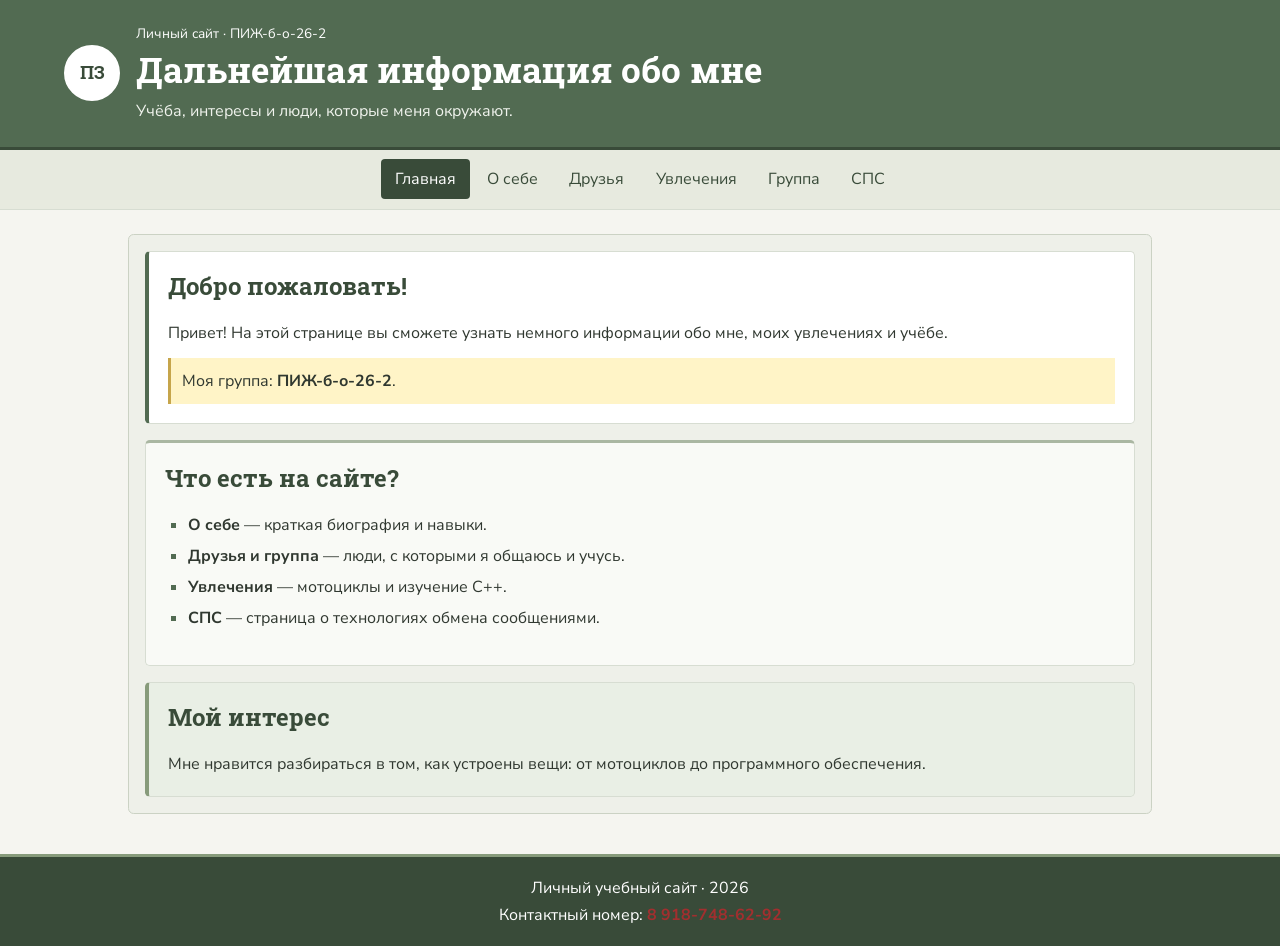
<file: Lab 3/index.html>
<!DOCTYPE html>
<html lang="ru">
<head>
  <meta charset="UTF-8">
  <meta name="viewport" content="width=device-width, initial-scale=1.0">
  <meta name="description" content="Главная страница личного сайта Павла Захарова.">
  <title>Главная | Личный сайт</title>
  <link rel="preconnect" href="https://fonts.googleapis.com">
  <link rel="preconnect" href="https://fonts.gstatic.com" crossorigin>
  <link href="https://fonts.googleapis.com/css2?family=Nunito+Sans:wght@400;600;700&family=Roboto+Slab:wght@500;600;700&display=swap" rel="stylesheet">
  <link rel="stylesheet" href="style.css">
</head>
<body>
  <header class="site-header">
    <div id="logo" aria-label="Личный сайт">ПЗ</div>
    <div class="header-copy">
      <p class="eyebrow">Личный сайт · ПИЖ-б-о-26-2</p>
      <h1>Дальнейшая информация обо мне</h1>
      <p class="header-description">Учёба, интересы и люди, которые меня окружают.</p>
    </div>
  </header>
  <nav class="site-nav" aria-label="Основная навигация">
    <a class="current" aria-current="page" href="index.html">Главная</a>
    <a href="about.html">О себе</a>
    <a href="friends.html">Друзья</a>
    <a href="yvlechenie.html">Увлечения</a>
    <a href="gruppa.html">Группа</a>
    <a href="sps.html">СПС</a>
  </nav>
  <main>
    <section>
      <h2>Добро пожаловать!</h2>
      <p>Привет! На этой странице вы сможете узнать немного информации обо мне, моих увлечениях и учёбе.</p>
      <p class="highlight">Моя группа: <strong>ПИЖ-б-о-26-2</strong>.</p>
    </section>
    <article>
      <h2>Что есть на сайте?</h2>
      <ul>
        <li><strong>О себе</strong> — краткая биография и навыки.</li>
        <li><strong>Друзья и группа</strong> — люди, с которыми я общаюсь и учусь.</li>
        <li><strong>Увлечения</strong> — мотоциклы и изучение C++.</li>
        <li><strong>СПС</strong> — страница о технологиях обмена сообщениями.</li>
      </ul>
    </article>
    <aside>
      <h2>Мой интерес</h2>
      <p>Мне нравится разбираться в том, как устроены вещи: от мотоциклов до программного обеспечения.</p>
    </aside>
  </main>
  <footer class="site-footer">
    <p>Личный учебный сайт · 2026</p>
    <p>Контактный номер: <span class="important">8 918-748-62-92</span></p>
  </footer>
</body>
</html>
</file>
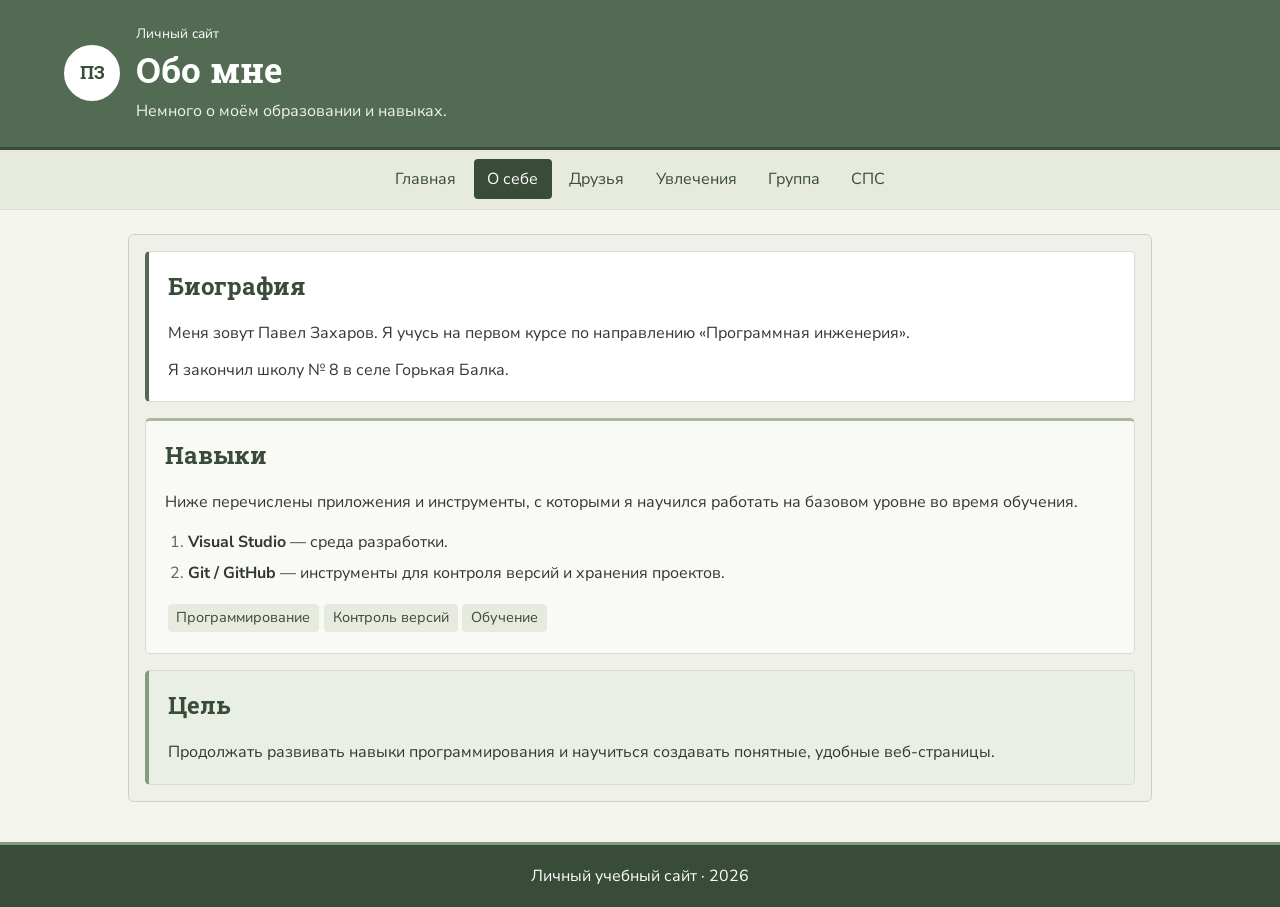
<file: Lab 3/about.html>
<!DOCTYPE html>
<html lang="ru">
<head>
  <meta charset="UTF-8">
  <meta name="viewport" content="width=device-width, initial-scale=1.0">
  <meta name="description" content="Краткая биография и навыки.">
  <title>О себе | Личный сайт</title>
  <link rel="preconnect" href="https://fonts.googleapis.com">
  <link rel="preconnect" href="https://fonts.gstatic.com" crossorigin>
  <link href="https://fonts.googleapis.com/css2?family=Nunito+Sans:wght@400;600;700&family=Roboto+Slab:wght@500;600;700&display=swap" rel="stylesheet">
  <link rel="stylesheet" href="style.css">
</head>
<body>
  <header class="site-header">
    <div id="logo" aria-label="Личный сайт">ПЗ</div>
    <div class="header-copy">
      <p class="eyebrow">Личный сайт</p>
      <h1>Обо мне</h1>
      <p class="header-description">Немного о моём образовании и навыках.</p>
    </div>
  </header>
  <nav class="site-nav" aria-label="Основная навигация">
    <a href="index.html">Главная</a>
    <a class="current" aria-current="page" href="about.html">О себе</a>
    <a href="friends.html">Друзья</a>
    <a href="yvlechenie.html">Увлечения</a>
    <a href="gruppa.html">Группа</a>
    <a href="sps.html">СПС</a>
  </nav>
  <main>
    <section>
      <h2>Биография</h2>
      <p>Меня зовут Павел Захаров. Я учусь на первом курсе по направлению «Программная инженерия».</p>
      <p>Я закончил школу № 8 в селе Горькая Балка.</p>
    </section>
    <article>
      <h2>Навыки</h2>
      <p>Ниже перечислены приложения и инструменты, с которыми я научился работать на базовом уровне во время обучения.</p>
      <ol>
        <li><strong>Visual Studio</strong> — среда разработки.</li>
        <li><strong>Git / GitHub</strong> — инструменты для контроля версий и хранения проектов.</li>
      </ol>
      <p><span class="tag">Программирование</span><span class="tag">Контроль версий</span><span class="tag">Обучение</span></p>
    </article>
    <aside>
      <h2>Цель</h2>
      <p>Продолжать развивать навыки программирования и научиться создавать понятные, удобные веб-страницы.</p>
    </aside>
  </main>
  <footer class="site-footer"><p>Личный учебный сайт · 2026</p></footer>
</body>
</html>
</file>
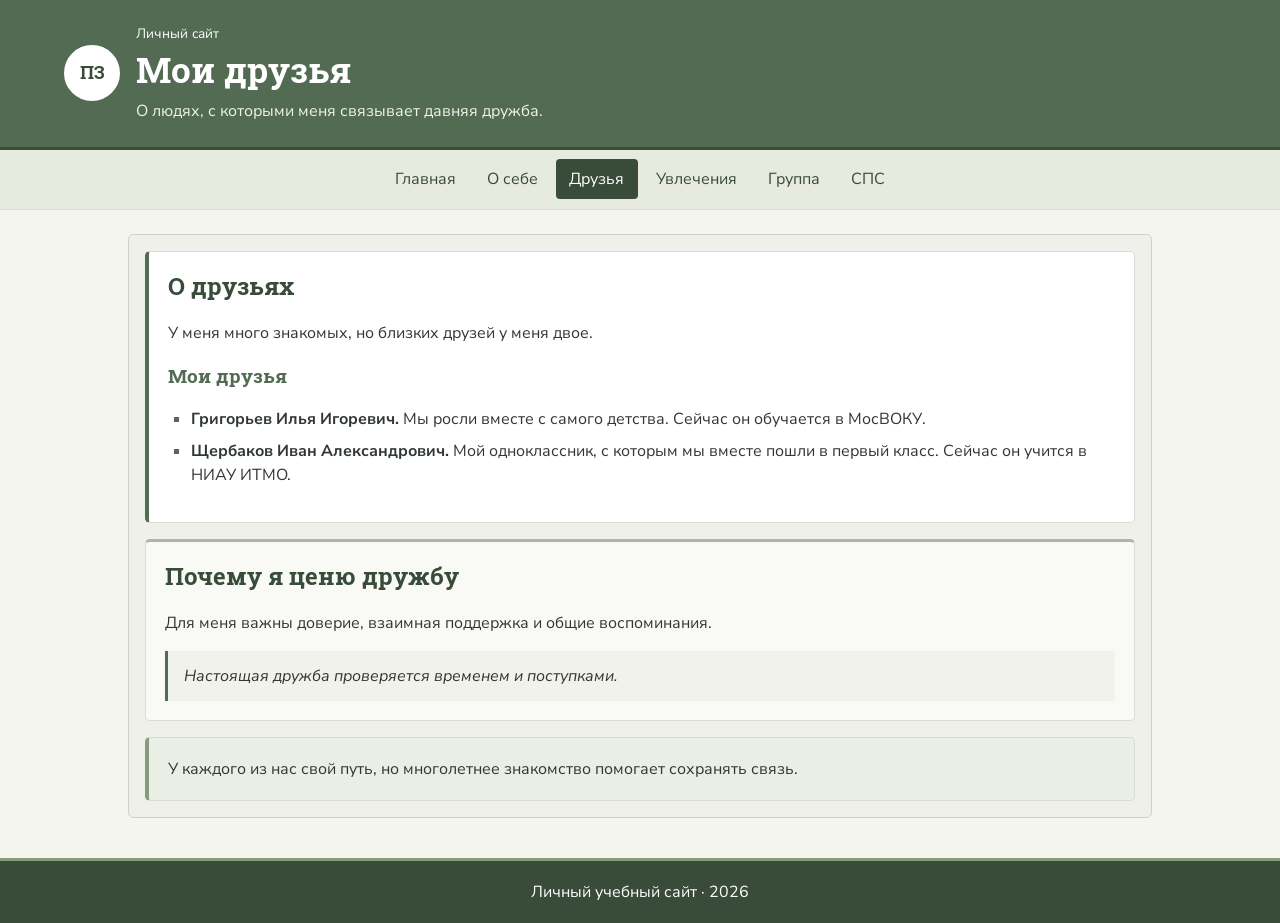
<file: Lab 3/friends.html>
<!DOCTYPE html>
<html lang="ru">
<head>
  <meta charset="UTF-8">
  <meta name="viewport" content="width=device-width, initial-scale=1.0">
  <meta name="description" content="Информация о друзьях.">
  <title>Друзья | Личный сайт</title>
  <link rel="preconnect" href="https://fonts.googleapis.com">
  <link rel="preconnect" href="https://fonts.gstatic.com" crossorigin>
  <link href="https://fonts.googleapis.com/css2?family=Nunito+Sans:wght@400;600;700&family=Roboto+Slab:wght@500;600;700&display=swap" rel="stylesheet">
  <link rel="stylesheet" href="style.css">
</head>
<body>
  <header class="site-header">
    <div id="logo" aria-label="Личный сайт">ПЗ</div>
    <div class="header-copy">
      <p class="eyebrow">Личный сайт</p>
      <h1>Мои друзья</h1>
      <p class="header-description">О людях, с которыми меня связывает давняя дружба.</p>
    </div>
  </header>
  <nav class="site-nav" aria-label="Основная навигация">
    <a href="index.html">Главная</a>
    <a href="about.html">О себе</a>
    <a class="current" aria-current="page" href="friends.html">Друзья</a>
    <a href="yvlechenie.html">Увлечения</a>
    <a href="gruppa.html">Группа</a>
    <a href="sps.html">СПС</a>
  </nav>
  <main>
    <section>
      <h2>О друзьях</h2>
      <p>У меня много знакомых, но близких друзей у меня двое.</p>
      <h3>Мои друзья</h3>
      <ul>
        <li><strong>Григорьев Илья Игоревич.</strong> Мы росли вместе с самого детства. Сейчас он обучается в МосВОКУ.</li>
        <li><strong>Щербаков Иван Александрович.</strong> Мой одноклассник, с которым мы вместе пошли в первый класс. Сейчас он учится в НИАУ ИТМО.</li>
      </ul>
    </section>
    <article>
      <h2>Почему я ценю дружбу</h2>
      <p>Для меня важны доверие, взаимная поддержка и общие воспоминания.</p>
      <blockquote>Настоящая дружба проверяется временем и поступками.</blockquote>
    </article>
    <aside>
      <p>У каждого из нас свой путь, но многолетнее знакомство помогает сохранять связь.</p>
    </aside>
  </main>
  <footer class="site-footer"><p>Личный учебный сайт · 2026</p></footer>
</body>
</html>
</file>
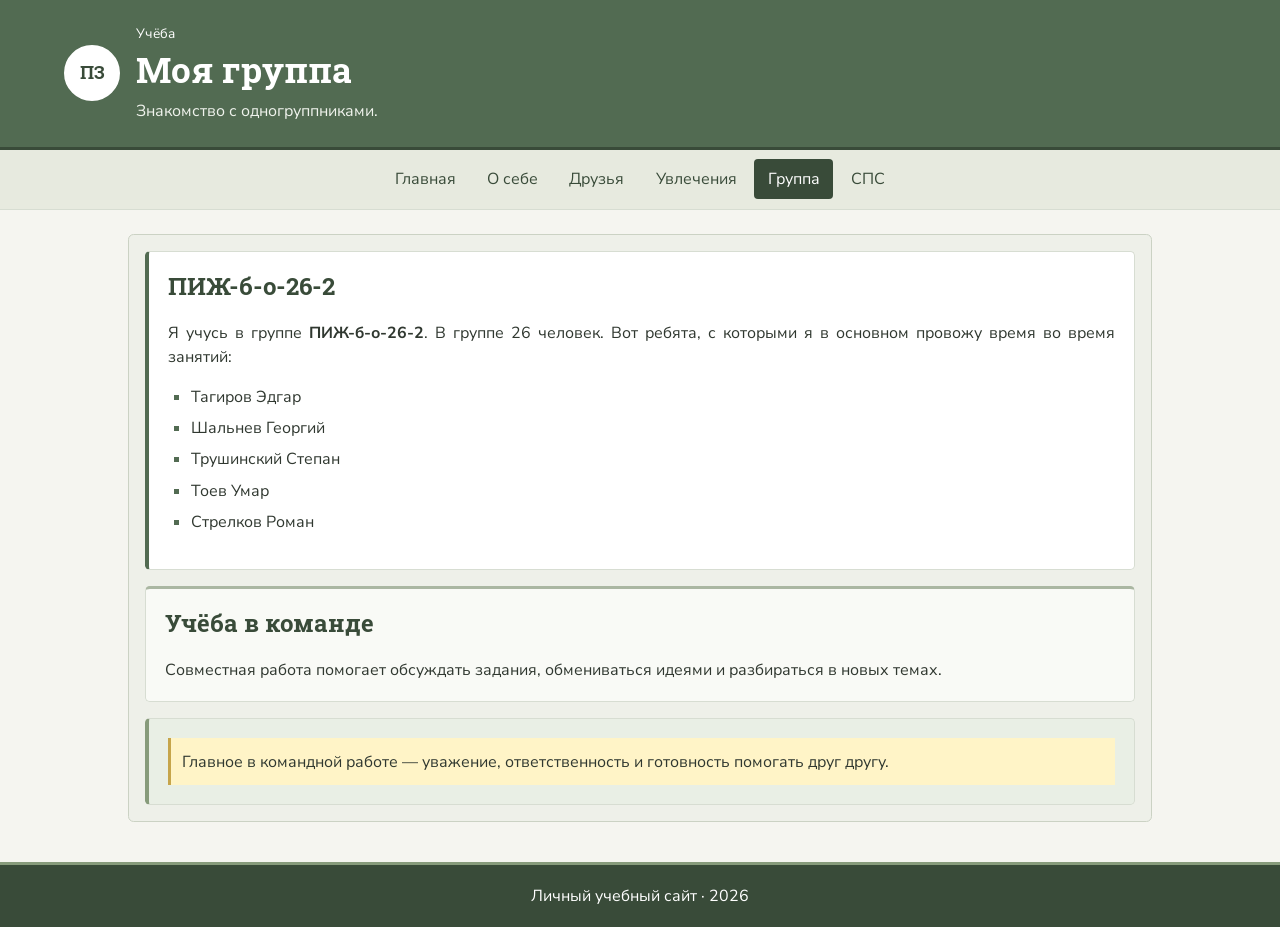
<file: Lab 3/gruppa.html>
<!DOCTYPE html>
<html lang="ru">
<head>
  <meta charset="UTF-8">
  <meta name="viewport" content="width=device-width, initial-scale=1.0">
  <meta name="description" content="Информация об учебной группе.">
  <title>Группа | Личный сайт</title>
  <link rel="preconnect" href="https://fonts.googleapis.com">
  <link rel="preconnect" href="https://fonts.gstatic.com" crossorigin>
  <link href="https://fonts.googleapis.com/css2?family=Nunito+Sans:wght@400;600;700&family=Roboto+Slab:wght@500;600;700&display=swap" rel="stylesheet">
  <link rel="stylesheet" href="style.css">
</head>
<body>
  <header class="site-header">
    <div id="logo" aria-label="Личный сайт">ПЗ</div>
    <div class="header-copy">
      <p class="eyebrow">Учёба</p>
      <h1>Моя группа</h1>
      <p class="header-description">Знакомство с одногруппниками.</p>
    </div>
  </header>
  <nav class="site-nav" aria-label="Основная навигация">
    <a href="index.html">Главная</a>
    <a href="about.html">О себе</a>
    <a href="friends.html">Друзья</a>
    <a href="yvlechenie.html">Увлечения</a>
    <a class="current" aria-current="page" href="gruppa.html">Группа</a>
    <a href="sps.html">СПС</a>
  </nav>
  <main>
    <section>
      <h2>ПИЖ-б-о-26-2</h2>
      <p>Я учусь в группе <strong>ПИЖ-б-о-26-2</strong>. В группе 26 человек. Вот ребята, с которыми я в основном провожу время во время занятий:</p>
      <ul>
        <li>Тагиров Эдгар</li>
        <li>Шальнев Георгий</li>
        <li>Трушинский Степан</li>
        <li>Тоев Умар</li>
        <li>Стрелков Роман</li>
      </ul>
    </section>
    <article>
      <h2>Учёба в команде</h2>
      <p>Совместная работа помогает обсуждать задания, обмениваться идеями и разбираться в новых темах.</p>
    </article>
    <aside>
      <p class="highlight">Главное в командной работе — уважение, ответственность и готовность помогать друг другу.</p>
    </aside>
  </main>
  <footer class="site-footer"><p>Личный учебный сайт · 2026</p></footer>
</body>
</html>
</file>
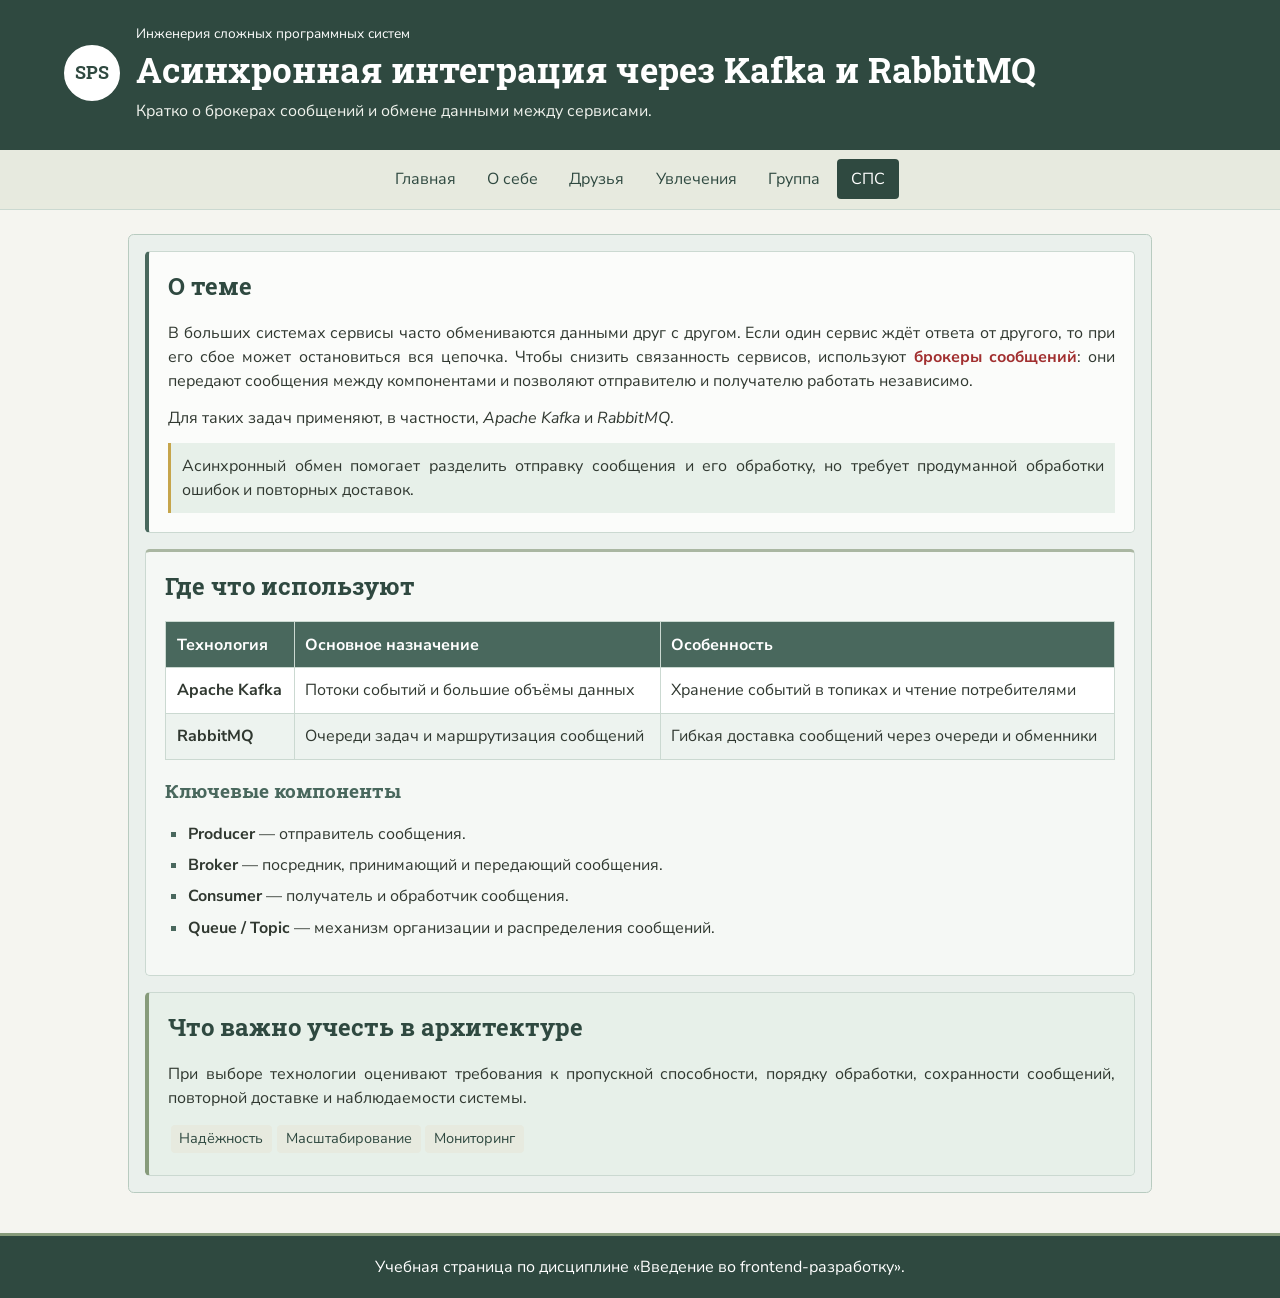
<file: Lab 3/sps.html>
<!DOCTYPE html>
<html lang="ru" class="sps-page">
<head>
  <meta charset="UTF-8">
  <meta name="viewport" content="width=device-width, initial-scale=1.0">
  <meta name="description" content="Технологическая заметка об интеграции через Kafka и RabbitMQ.">
  <title>СПС: Kafka и RabbitMQ</title>
  <link rel="preconnect" href="https://fonts.googleapis.com">
  <link rel="preconnect" href="https://fonts.gstatic.com" crossorigin>
  <link href="https://fonts.googleapis.com/css2?family=Nunito+Sans:wght@400;600;700&family=Roboto+Slab:wght@500;600;700&display=swap" rel="stylesheet">
  <link rel="stylesheet" href="style.css">
</head>
<body class="sps-page">
  <header class="site-header">
    <div id="logo" aria-label="Технологический раздел">SPS</div>
    <div class="header-copy">
      <p class="eyebrow">Инженерия сложных программных систем</p>
      <h1>Асинхронная интеграция через Kafka и RabbitMQ</h1>
      <p class="header-description">Кратко о брокерах сообщений и обмене данными между сервисами.</p>
    </div>
  </header>
  <nav class="site-nav" aria-label="Основная навигация">
    <a href="index.html">Главная</a>
    <a href="about.html">О себе</a>
    <a href="friends.html">Друзья</a>
    <a href="yvlechenie.html">Увлечения</a>
    <a href="gruppa.html">Группа</a>
    <a class="current" aria-current="page" href="sps.html">СПС</a>
  </nav>
  <main>
    <section>
      <h2>О теме</h2>
      <p>В больших системах сервисы часто обмениваются данными друг с другом. Если один сервис ждёт ответа от другого, то при его сбое может остановиться вся цепочка. Чтобы снизить связанность сервисов, используют <strong class="important">брокеры сообщений</strong>: они передают сообщения между компонентами и позволяют отправителю и получателю работать независимо.</p>
      <p>Для таких задач применяют, в частности, <em>Apache Kafka</em> и <em>RabbitMQ</em>.</p>
      <p class="highlight">Асинхронный обмен помогает разделить отправку сообщения и его обработку, но требует продуманной обработки ошибок и повторных доставок.</p>
    </section>
    <article>
      <h2>Где что используют</h2>
      <table>
        <thead><tr><th>Технология</th><th>Основное назначение</th><th>Особенность</th></tr></thead>
        <tbody>
          <tr><td><strong>Apache Kafka</strong></td><td>Потоки событий и большие объёмы данных</td><td>Хранение событий в топиках и чтение потребителями</td></tr>
          <tr><td><strong>RabbitMQ</strong></td><td>Очереди задач и маршрутизация сообщений</td><td>Гибкая доставка сообщений через очереди и обменники</td></tr>
        </tbody>
      </table>
      <h3>Ключевые компоненты</h3>
      <ul>
        <li><strong>Producer</strong> — отправитель сообщения.</li>
        <li><strong>Broker</strong> — посредник, принимающий и передающий сообщения.</li>
        <li><strong>Consumer</strong> — получатель и обработчик сообщения.</li>
        <li><strong>Queue / Topic</strong> — механизм организации и распределения сообщений.</li>
      </ul>
    </article>
    <aside>
      <h2>Что важно учесть в архитектуре</h2>
      <p>При выборе технологии оценивают требования к пропускной способности, порядку обработки, сохранности сообщений, повторной доставке и наблюдаемости системы.</p>
      <p><span class="tag">Надёжность</span><span class="tag">Масштабирование</span><span class="tag">Мониторинг</span></p>
    </aside>
  </main>
  <footer class="site-footer"><p>Учебная страница по дисциплине «Введение во frontend-разработку».</p></footer>
</body>
</html>
</file>
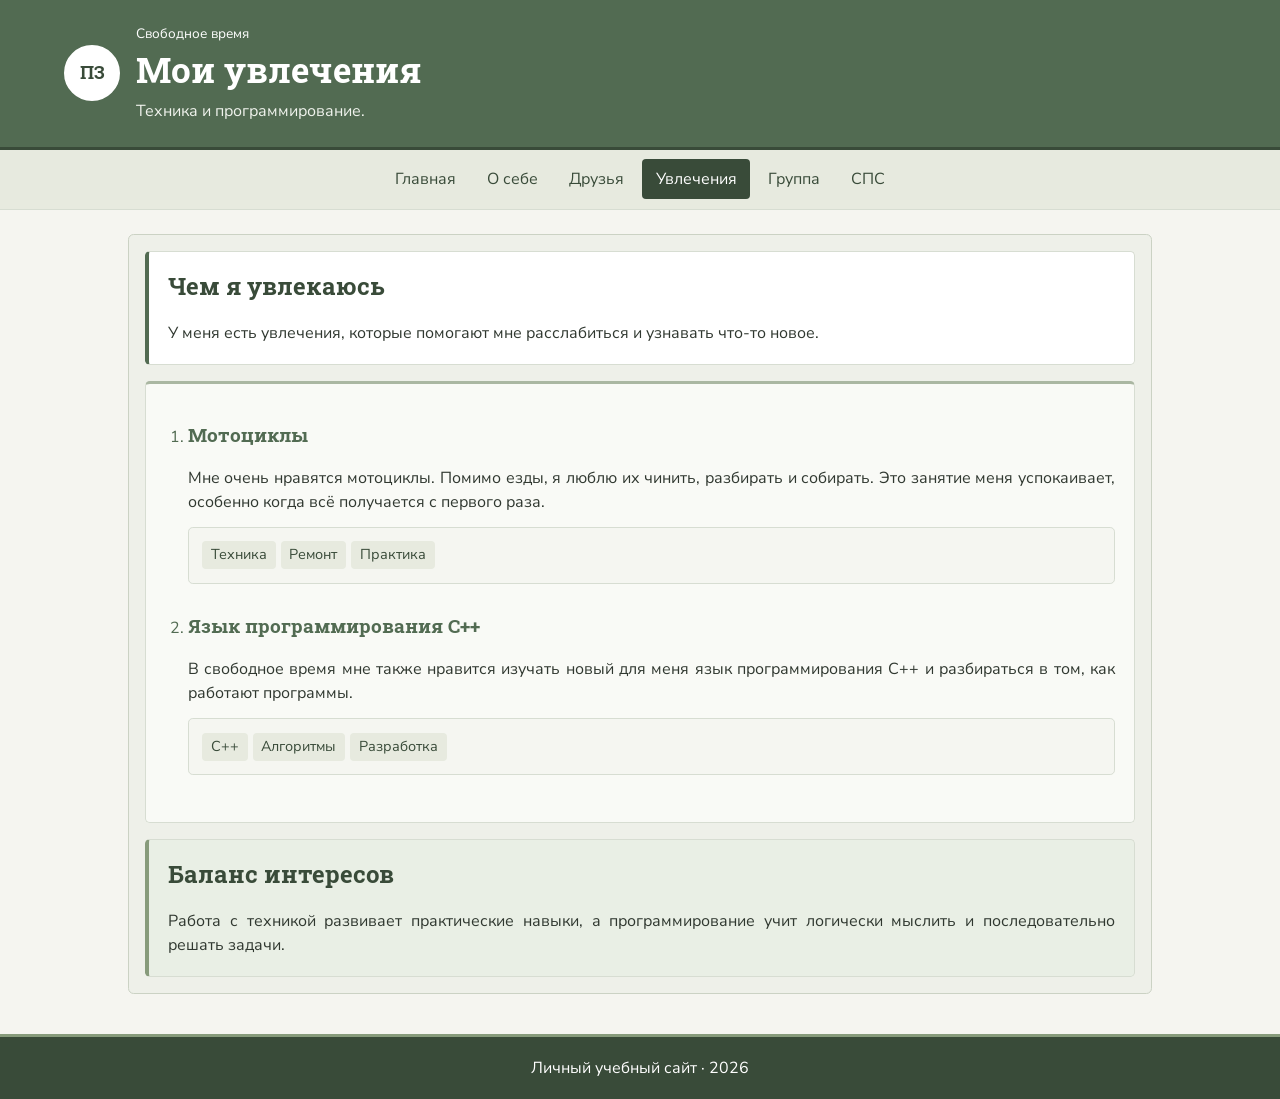
<file: Lab 3/yvlechenie.html>
<!DOCTYPE html>
<html lang="ru">
<head>
  <meta charset="UTF-8">
  <meta name="viewport" content="width=device-width, initial-scale=1.0">
  <meta name="description" content="Мои увлечения: мотоциклы и C++.">
  <title>Увлечения | Личный сайт</title>
  <link rel="preconnect" href="https://fonts.googleapis.com">
  <link rel="preconnect" href="https://fonts.gstatic.com" crossorigin>
  <link href="https://fonts.googleapis.com/css2?family=Nunito+Sans:wght@400;600;700&family=Roboto+Slab:wght@500;600;700&display=swap" rel="stylesheet">
  <link rel="stylesheet" href="style.css">
</head>
<body>
  <header class="site-header">
    <div id="logo" aria-label="Личный сайт">ПЗ</div>
    <div class="header-copy">
      <p class="eyebrow">Свободное время</p>
      <h1>Мои увлечения</h1>
      <p class="header-description">Техника и программирование.</p>
    </div>
  </header>
  <nav class="site-nav" aria-label="Основная навигация">
    <a href="index.html">Главная</a>
    <a href="about.html">О себе</a>
    <a href="friends.html">Друзья</a>
    <a class="current" aria-current="page" href="yvlechenie.html">Увлечения</a>
    <a href="gruppa.html">Группа</a>
    <a href="sps.html">СПС</a>
  </nav>
  <main>
    <section>
      <h2>Чем я увлекаюсь</h2>
      <p>У меня есть увлечения, которые помогают мне расслабиться и узнавать что-то новое.</p>
    </section>
    <article>
      <ol class="hobby-list">
        <li>
          <h3>Мотоциклы</h3>
          <p>Мне очень нравятся мотоциклы. Помимо езды, я люблю их чинить, разбирать и собирать. Это занятие меня успокаивает, особенно когда всё получается с первого раза.</p>
          <div class="info-card"><span class="tag">Техника</span><span class="tag">Ремонт</span><span class="tag">Практика</span></div>
        </li>
        <li>
          <h3>Язык программирования C++</h3>
          <p>В свободное время мне также нравится изучать новый для меня язык программирования C++ и разбираться в том, как работают программы.</p>
          <div class="info-card"><span class="tag">C++</span><span class="tag">Алгоритмы</span><span class="tag">Разработка</span></div>
        </li>
      </ol>
    </article>
    <aside>
      <h2>Баланс интересов</h2>
      <p>Работа с техникой развивает практические навыки, а программирование учит логически мыслить и последовательно решать задачи.</p>
    </aside>
  </main>
  <footer class="site-footer"><p>Личный учебный сайт · 2026</p></footer>
</body>
</html>
</file>
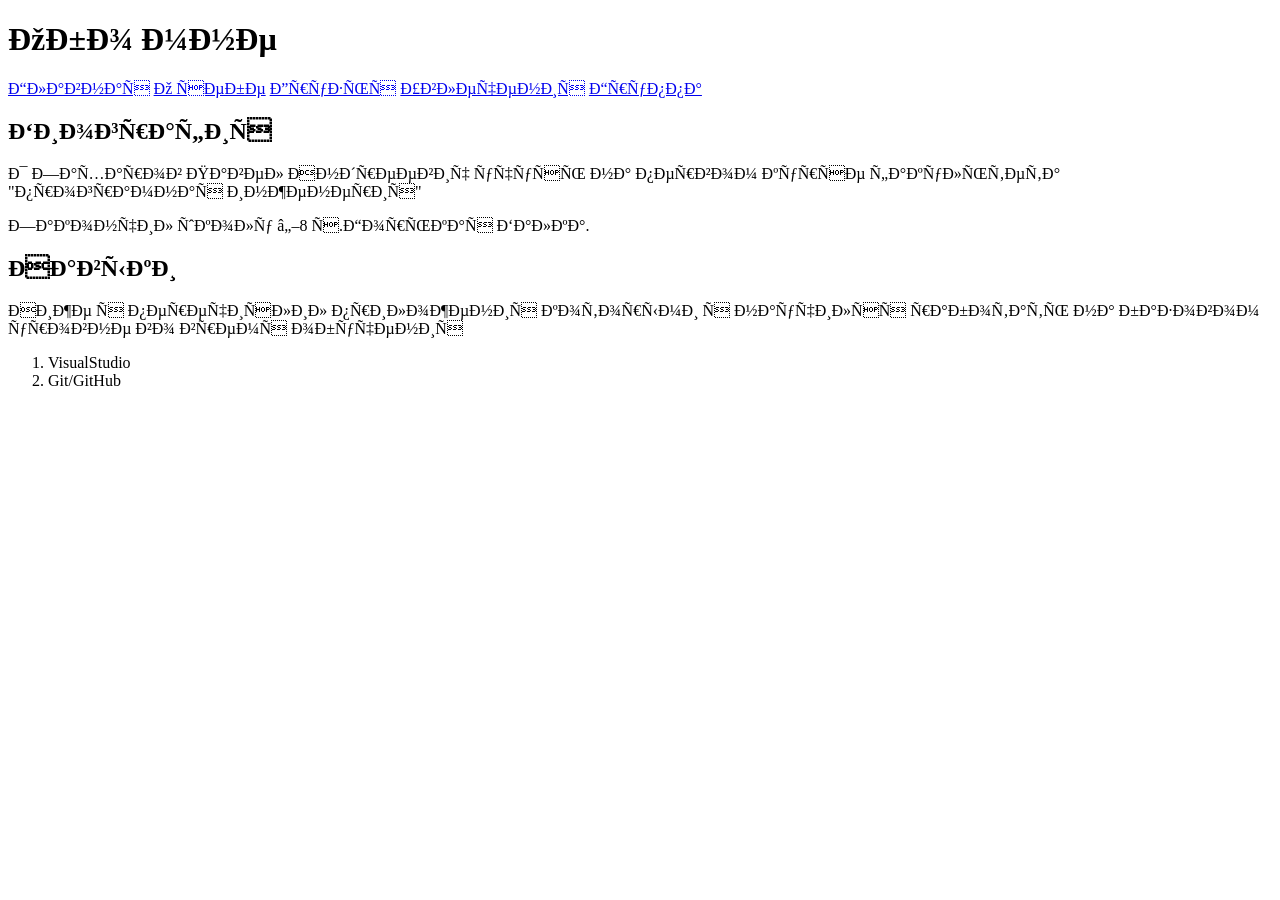
<file: Website  Lab №2/about.html>
<!DOCTYPE html>
<html lang="ru">
<head>
<meta charset="UTF-8>
<meta name="viewport" content="width=device-width, initial-scale=1.0">
<title>О себе</title>
</head>
<body>
<header>
<h1>Обо мне</h1>
</header>
<nav>
<a href="index.html">Главная</a>
<a href="about.html">О себе</a>
<a href="friends.html">Друзья</a>
<a href="yvlechenie.html">Увлечения</a>
<a href="gruppa.html">Группа</a>
</nav>
<main>
<section>
<h2>Биография</h2>
<p>Я Захаров Павел Андреевич учусь на первом курсе факультета "програмная инженерия"</p>

<p>Закончил школу №8 с.Горькая Балка.</p>
</section>
		
<article>
<h2>Навыки</h2>
<p>Ниже я перечислил приложения которыми я научился работать на базовом уровне во время обучения</p>
<ol>
<li>VisualStudio </li>
<li>Git/GitHub </li>
</ol>
</a>
</article>
<aside> </aside>
</main>
<footer>
</footer>
</body>
<html>
</file>
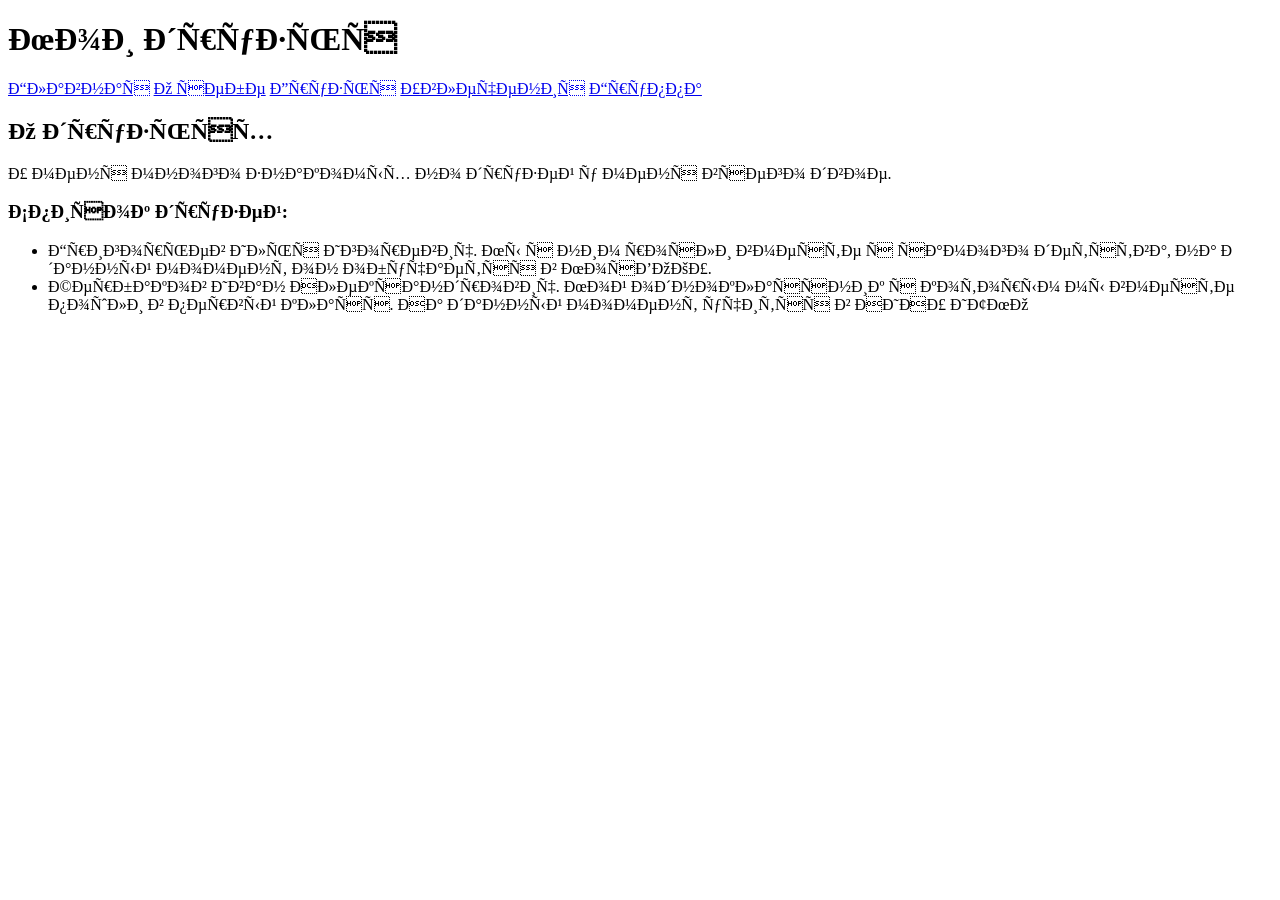
<file: Website  Lab №2/friends.html>
<!DOCTYPE html>
<html lang="ru">
<head>
<meta charset="UTF-8>
	<meta name="viewport" content="width=device-width, initial-scale=1.0">
<title>Друзья</title>
</head>
<body>
<header>
<h1>Мои друзья</h1>
</header>
<nav>
<a href="index.html">Главная</a>
<a href="about.html">О себе</a>
<a href="friends.html">Друзья</a>
<a href="yvlechenie.html">Увлечения</a>
<a href="gruppa.html">Группа</a>
</nav>
<main>
<section>
<h2>О друзьях</h2>
<p>У меня много знакомых но друзей у меня всего двое.</p>
<h3>Список друзей:</h3>
<ul>			
<li>Григорьев Илья Игоревич. Мы с ним росли вместе с самого детства, на данный момент он обучается в МосВОКУ.</li>
<li> Щербаков Иван Александрович. Мой одноклассник с которым мы вместе пошли в первый класс. На данный момент учится в НИАУ ИТМО </li>
</ul>
</section>
<article> </article>
<aside> </aside>
</main>
<footer>
</footer>
</body>
</html>
</file>
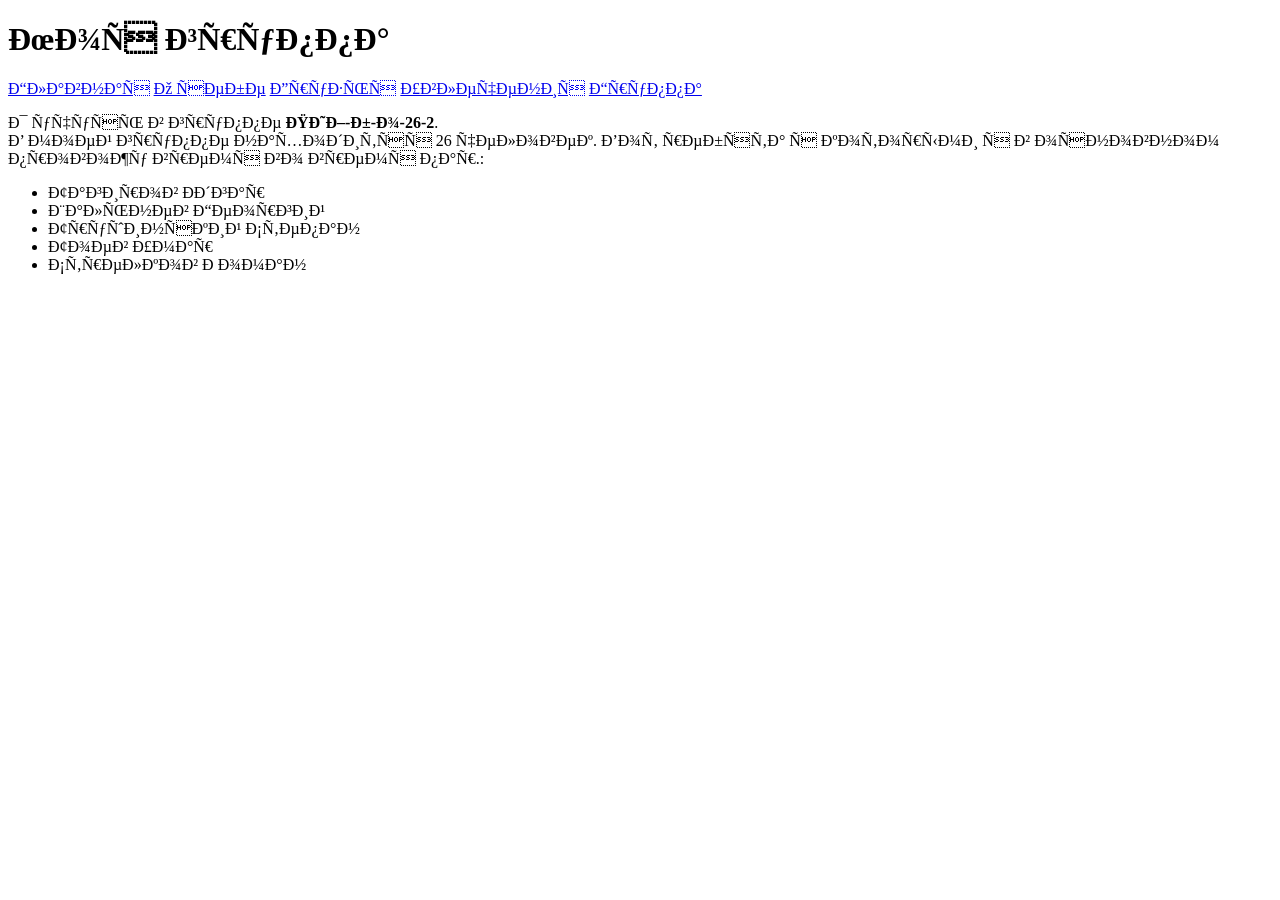
<file: Website  Lab №2/gruppa.html>
<!DOCTYPE html>
<html lang="ru">
<head>
<meta charset="UTF-8>
<meta name="viewport" content="width=device-width, initial-scale=1.0">
<title>Группа</title>
</head>
<body>
<header>
<h1>Моя группа</h1>
</header>
<nav>
<a href="index.html">Главная</a>
<a href="about.html">О себе</a>
<a href="friends.html">Друзья</a>
<a href="yvlechenie.html">Увлечения</a>
<a href="gruppa.html">Группа</a>
</nav>
<main>
<section>
<p>Я учусь в группе <strong>ПИЖ-б-о-26-2</strong>.<br>
В моей группе находится 26 человек. Вот ребята с которыми я в основном провожу время во время пар.:</p>
<ul>
<li>Тагиров Эдгар</li>
<li>Шальнев Георгий</li>
<li>Трушинский Степан</li>
<li>Тоев Умар</li>
<li>Стрелков Роман</li>
</ul>
</section>
<article> </article>
<aside> </aside>
</main>
<footer>
</footer>
</body>
</html>
</file>
<file: Lab 3/style.css>
/* Лабораторная работа № 3. Единый внешний файл стилей для шести страниц. */
:root {
  /* Общая спокойная зелёно-серая цветовая схема сайта. */
  --main: #526b52;
  --main-dark: #394b39;
  --page: #f5f5f0;
  --card: #ffffff;
  --text: #303830;
  --border: #d7ddd2;
  --highlight: #fff4c7;
  --warning: #a12f2f;
  --link: #315d86;
  --link-visited: #67517d;
}

* { box-sizing: border-box; }
html { font-size: 100%; }

body {
  min-height: 100vh;
  margin: 0;
  display: flex;
  flex-direction: column;
  background: var(--page);
  color: var(--text);
  font-family: "Nunito Sans", Arial, sans-serif;
  font-size: 1rem;
  line-height: 1.5;
}

/* Шапка и уникальный логотип: идентификатор используется один раз на странице. */
.site-header {
  display: flex;
  align-items: center;
  gap: 1rem;
  padding: 1.5rem 5%;
  color: #fff;
  background: var(--main);
  border-bottom: 3px solid var(--main-dark);
}
#logo {
  display: grid;
  place-items: center;
  flex: 0 0 3.5rem;
  width: 3.5rem;
  height: 3.5rem;
  color: var(--main-dark);
  background: #fff;
  border: 2px solid #fff;
  border-radius: 50%;
  font-family: "Roboto Slab", Georgia, serif;
  font-size: 1.1rem;
  font-weight: 700;
}
.header-copy { min-width: 0; }
.eyebrow { margin: 0 0 .25rem; font-size: .85rem; }
h1, h2, h3, h4, h5, h6 {
  font-family: "Roboto Slab", Georgia, serif;
  line-height: 1.25;
}
h1 { margin: 0; color: #fff; font-size: clamp(1.5rem, 3vw, 2.2rem); }
.header-description { margin: .4rem 0 0; color: #f0f3ed; }

/* Горизонтальное навигационное меню. */
.site-nav {
  display: flex;
  flex-wrap: wrap;
  justify-content: center;
  gap: .25rem;
  padding: .6rem;
  background: #e7eadf;
  border-bottom: 1px solid var(--border);
}
.site-nav a {
  padding: .5rem .85rem;
  color: var(--main-dark);
  text-decoration: none;
  border-radius: .25rem;
}
.site-nav a:visited { color: var(--link-visited); }
.site-nav a:hover {
  color: #fff;
  background: var(--main);
  text-decoration: underline;
}
.site-nav a:active { color: #fff; background: var(--main-dark); }
.site-nav a.current { color: #fff; background: var(--main-dark); }
.site-nav a:focus-visible, a:focus-visible { outline: 2px solid #a46c18; outline-offset: 2px; }

/* Основной блок и семантические области имеют собственные фоны и границы. */
main {
  flex: 1;
  width: min(64rem, 92%);
  margin: 1.5rem auto;
  padding: 1rem;
  background: #eef0e9;
  border: 1px solid #cbd2c4;
  border-radius: .35rem;
}
section, article, aside {
  margin-bottom: 1rem;
  padding: 1.2rem;
  border: 1px solid var(--border);
  border-radius: .3rem;
}
section { background: #fff; border-left: 4px solid var(--main); }
article { background: #f9faf6; border-top: 3px solid #aab7a2; }
aside { background: #e9efe5; border-left: 4px solid #879b7b; }
section:last-child, article:last-child, aside:last-child { margin-bottom: 0; }

h2 { margin-top: 0; color: var(--main-dark); font-size: 1.5rem; }
h3 { color: var(--main); font-size: 1.2rem; }
h4 { color: #526b52; font-size: 1.1rem; }
h5 { color: #5b6658; font-size: 1rem; }
h6 { color: #6b7568; font-size: .9rem; }
p { margin: 0 0 .8rem; text-align: justify; }
p:last-child { margin-bottom: 0; }
ul { padding-left: 1.4rem; list-style-type: square; }
ol { padding-left: 1.4rem; }
li { margin-bottom: .45rem; }
li::marker { color: var(--main); }

/* Псевдоклассы ссылок: обычная, посещённая, наведённая и активная. */
a { color: var(--link); }
a:visited { color: var(--link-visited); }
a:hover { color: var(--warning); text-decoration: underline; }
a:active { color: #7d2424; }

/* Классы для смыслового выделения текста. */
.important { color: var(--warning); font-weight: 700; }
.highlight { padding: .7rem; background: var(--highlight); border-left: 3px solid #c6a54b; }
blockquote {
  margin: 1rem 0 0;
  padding: .8rem 1rem;
  background: #f1f2ec;
  border-left: 3px solid var(--main);
  font-style: italic;
}
.hobby-list > li { padding-bottom: .7rem; }
.hobby-image { display: block; width: min(100%, 20rem); height: auto; margin: .7rem 0; border: 1px solid var(--border); border-radius: .3rem; }
.info-card { padding: .7rem; background: #f5f6f1; border: 1px solid var(--border); border-radius: .3rem; }
.tag { display: inline-block; margin: .15rem; padding: .2rem .55rem; color: var(--main-dark); background: #e7eadf; border-radius: .25rem; font-size: .9rem; }

/* Подвал визуально отличается от содержимого страницы. */
.site-footer { margin-top: 1rem; padding: 1rem; color: #fff; text-align: center; background: var(--main-dark); border-top: 3px solid #879b7b; }
.site-footer p { margin: .2rem 0; text-align: center; }

/* Для страницы СПС применяется отдельная технологичная, но сдержанная палитра. */
.sps-page {
  --main: #49685d;
  --main-dark: #2f4940;
  --highlight: #e7f0e9;
  --border: #cbd9d1;
  --link: #285b58;
}
.sps-page .site-header { background: var(--main-dark); }
.sps-page main { background: #eaf0ec; border-color: #b8cbc0; }
.sps-page section { background: #fbfcfa; }
.sps-page article { background: #f5f8f5; }
.sps-page aside { background: var(--highlight); }
.sps-page table { width: 100%; margin: 1rem 0; border-collapse: collapse; background: #fff; }
.sps-page th, .sps-page td { padding: .65rem; border: 1px solid var(--border); text-align: left; vertical-align: top; }
.sps-page th { color: #fff; background: var(--main); }
.sps-page tbody tr:nth-child(even) { background: #edf3ef; }

@media (max-width: 600px) {
  .site-header { align-items: flex-start; flex-direction: column; padding: 1.2rem 1rem; }
  .site-nav { align-items: stretch; flex-direction: column; }
  .site-nav a { text-align: center; }
  main { width: 94%; margin: 1rem auto; padding: .65rem; }
  section, article, aside { padding: .9rem; }
  .sps-page th, .sps-page td { padding: .4rem; font-size: .9rem; }
}
</file>
